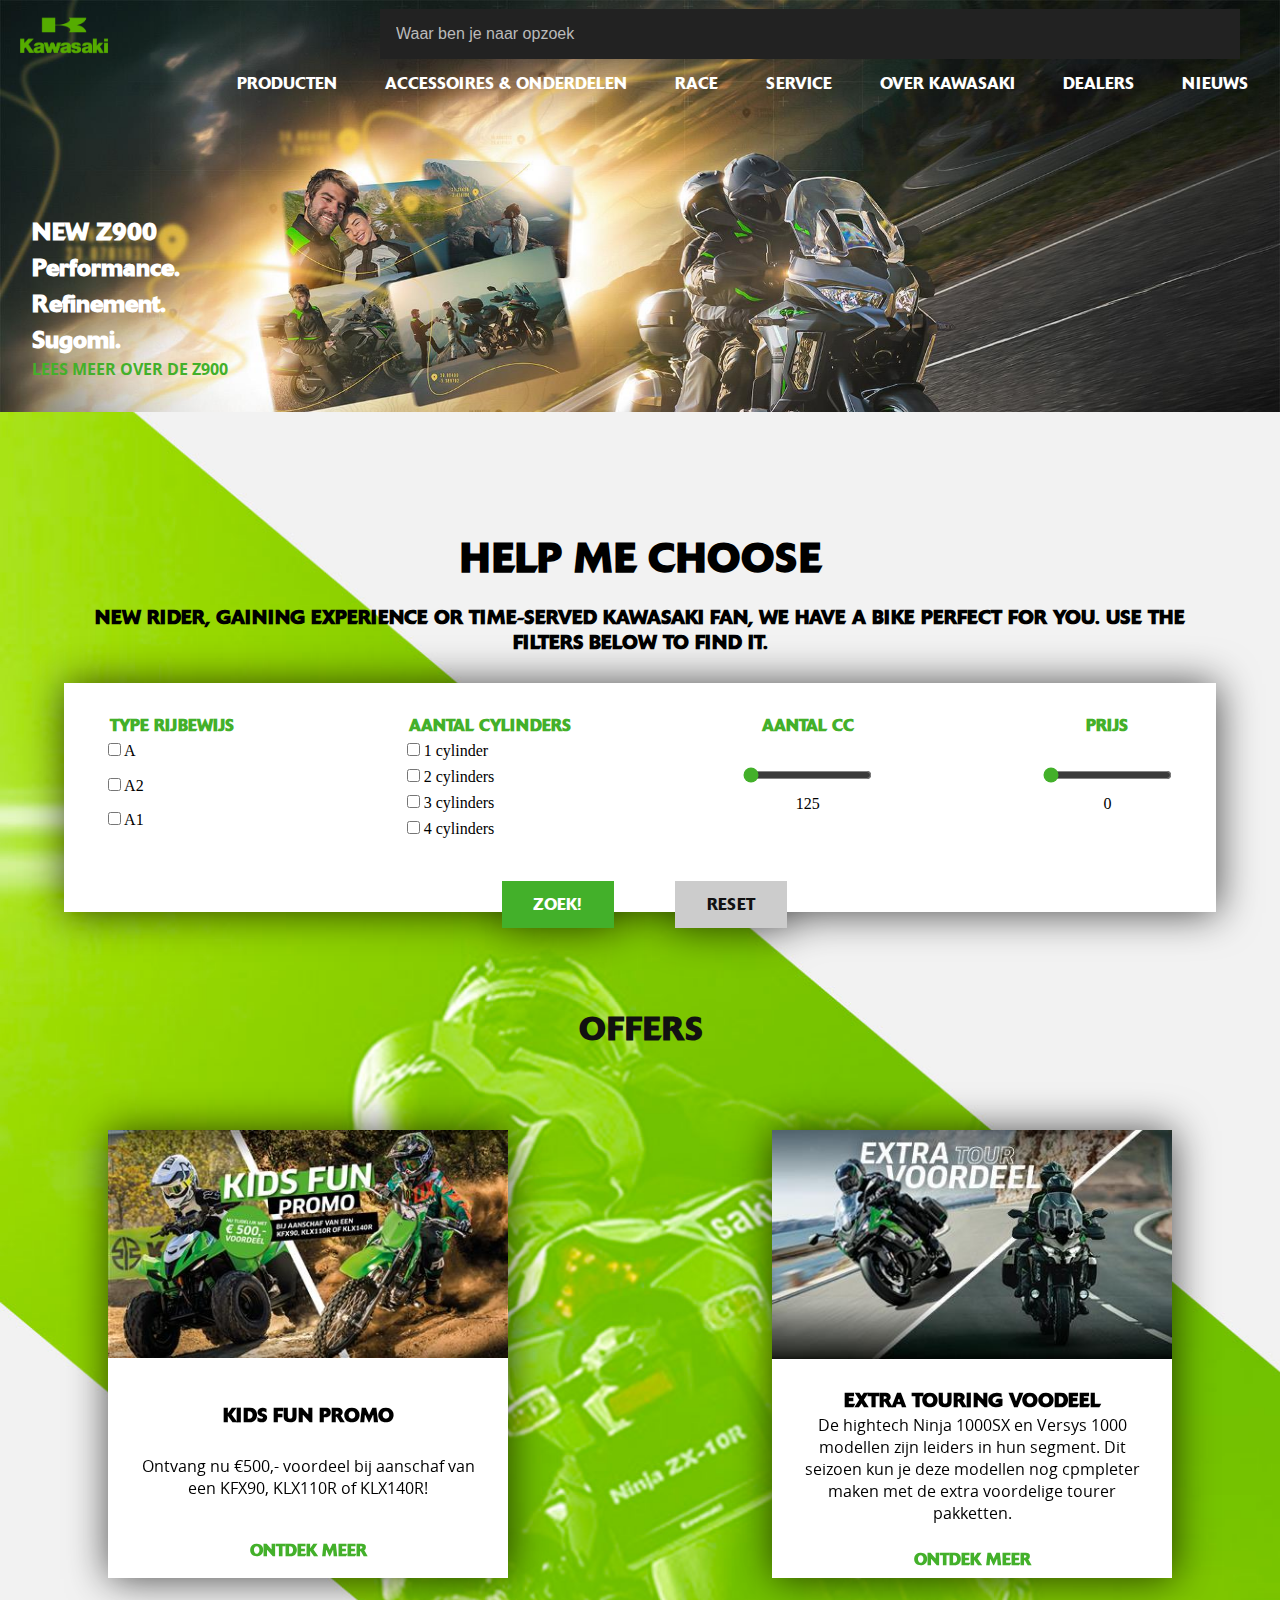
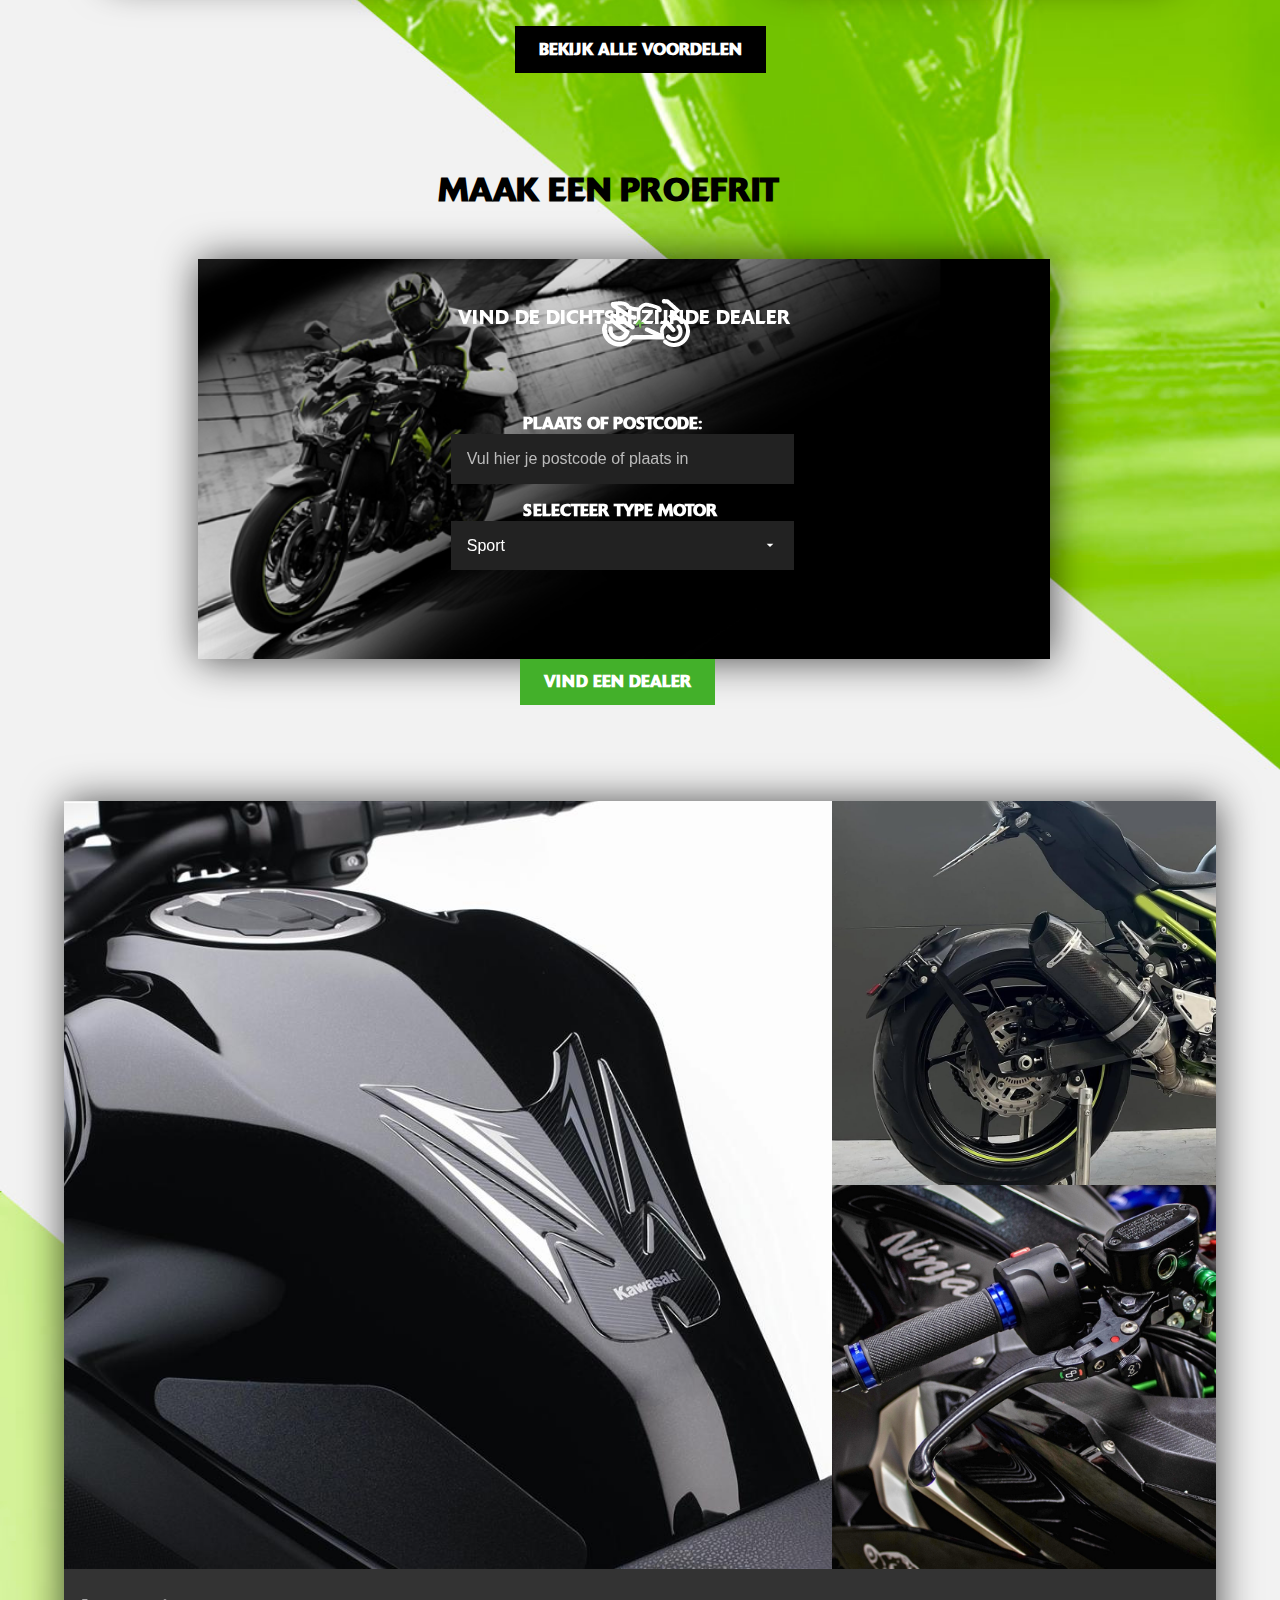
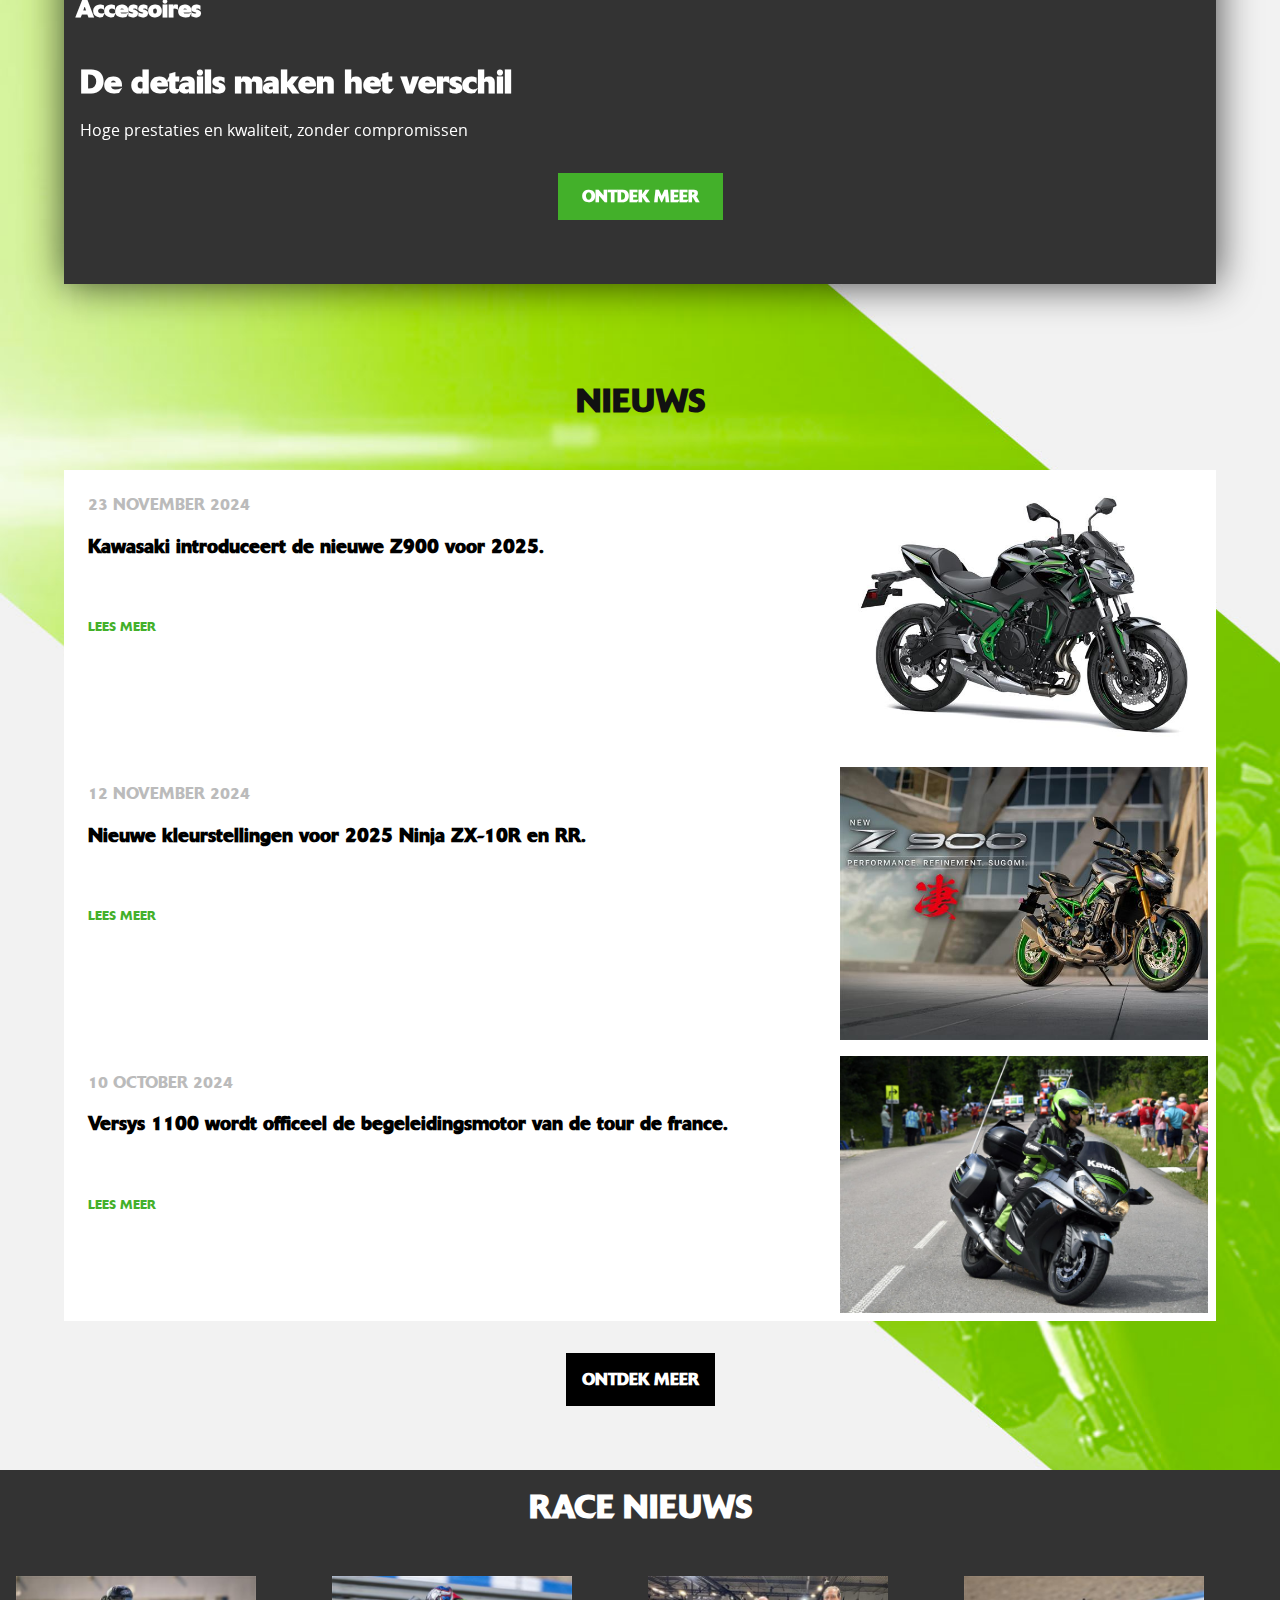
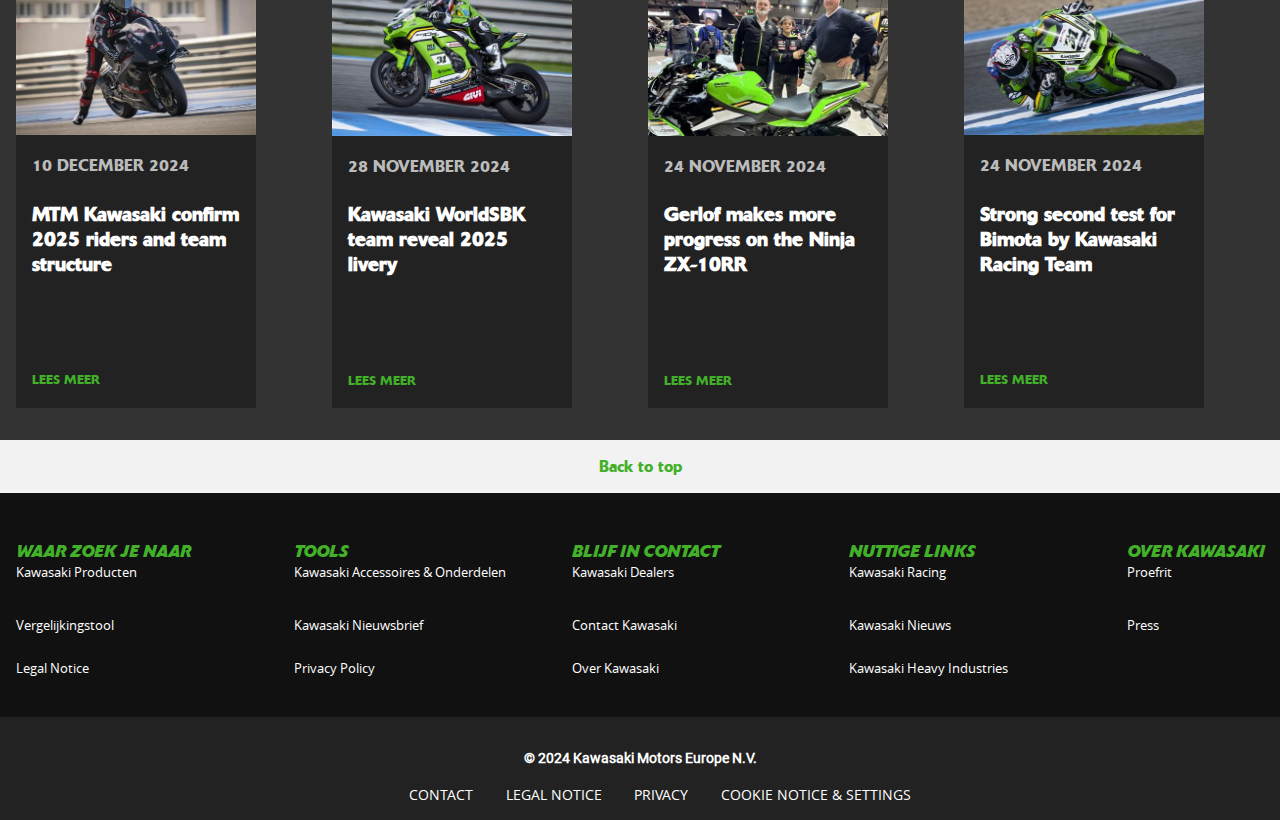
<file: index.html>
<!DOCTYPE html>
<html lang="nl">
	
<head>
	<meta charset="UTF-8">
	<meta name="Kawasaki" content="Yuan">
	<meta name="viewport" content="width=device-width, initial-scale=1">
	
	<title>Kawasaki Nederland</title>
	
	<link href="styles/style.css" rel="stylesheet">
	<link href="styles/home.css" rel="stylesheet">
	<link rel="icon" type="image/svg+xml" href="images/kawasaki-groen-logo.png">
</head>

<body>
	

	<header>
		<h1 aria-label="Kawasaki Nederland">
			<a href="index.html"><img src="images/kawasaki-groen-logo.png" alt=""></a>
		</h1>
		<!-- BRON VAN LOGO: https://www.freepnglogos.com/pics/kawasaki-motors-png-logo -->
		<button class="hamburger" aria-label="Navigatie knop uitklappen">
            <span></span>
            <span></span>
            <span></span>
        </button>
        
        <nav>
            <ul>
				<label>Waar ben je naar opzoek</label>
				<input type="text" name="hamburgerzoek" placeholder="Waar ben je naar opzoek">

                <li><a href="">Producten</a></li>
                <li><a href="">Accessoires & Onderdelen</a></li>
                <li><a href="">Race</a></li>
                <li><a href="">Service</a></li>
				<li><a href="">Over Kawasaki</a></li>
				<li><a href="">Dealers</a></li>
				<li><a href="">Nieuws</a></li>
            </ul>
        </nav>
	</header>

	<main>
		<section>
			<h2>NEW Z900 Performance. Refinement. Sugomi.</h2>
			<a href="kernwaarden.html">Lees meer over de Z900</a>
		</section>

		<section>
			<h2>Help me choose</h2>
			<h3>New rider, gaining experience or time-served Kawasaki fan,
				we have a bike perfect for you. Use the filters below to find it.</h3>
			<form>
				<fieldset>
					<legend>Type rijbewijs</legend>
					<label>
						<input type="checkbox" name="license" value="A"> A
					</label>
					<label>
						<input type="checkbox" name="license" value="A2"> A2
					</label>
					<label>
						<input type="checkbox" name="license" value="A1"> A1
					</label>
				</fieldset>
		
				<fieldset>
					<legend>Aantal cylinders</legend>
					<label>
						<input type="checkbox" name="cylinders" value="1"> 1 cylinder
					</label>
					<label>
						<input type="checkbox" name="cylinders" value="2"> 2 cylinders
					</label>
					<label>
						<input type="checkbox" name="cylinders" value="3"> 3 cylinders
					</label>
					<label>
						<input type="checkbox" name="cylinders" value="4"> 4 cylinders
					</label>
				</fieldset>
		
				<fieldset>
					<legend>Aantal CC</legend>
					<label>
						<input type="range" name="cc" min="125" max="1200" value="125" id="ccRange">
					</label>
					<output>125</output>
				</fieldset>
				
				<fieldset>
					<legend>Prijs</legend>
					<label>
						<input type="range" name="price" min="0" max="20000" value="0" id="priceRange">
					</label>
					<output>0</output>
				</fieldset>
		
				<button type="submit">Zoek!</button>
				<button type="reset">Reset</button>
			</form>
		</section>

		<section>
			<h2>Offers</h2>
			<article>
				<h3>Kids fun promo</h3>
				<p>Ontvang nu €500,- voordeel bij aanschaf van een KFX90, KLX110R of KLX140R!</p>
				<a href="" aria-label="ontdek meer over kids fun promo">Ontdek meer</a>
				<img src="images/voordeel-kids1.jpg" alt="Foto van kinderen die cross rijden">
			</article>

			<article>
				<h3>Extra touring voodeel</h3>
				<p>De hightech Ninja 1000SX en Versys 1000 modellen zijn leiders in hun segment. Dit seizoen kun je deze modellen nog cpmpleter maken met de extra voordelige tourer pakketten.</p>
				<a href="" aria-label="ontdek meer over de extra touring voordelen">Ontdek meer</a>
				<img src="images/voordeel-tour1.jpg" alt="Foto van twee motor rijders die aan het touren zijn">
			</article>

			<a href="">Bekijk alle voordelen</a>
		</section>

		<section>
			<h2>Maak een proefrit</h2>
			<form>
				<fieldset>
					<img src="images/helpmechoose-light.png" alt="Icoontje van een motor">
					<legend>Vind de dichtsbijzijnde dealer</legend>
					<label>Plaats of postcode:</label>
					<input type="text" name="postcode" placeholder="Vul hier je postcode of plaats in">

					<label>Selecteer type motor</label>
					<select name="Motor type" id="motortype">
						<option value="Zx12r">Sport</option>
						<option value="Zx10r">Tour</option>
						<option value="Zx6r">Cruiser</option>
						<option value="H2r">Crosser</option>
						<option value="H2">Off road</option>
						<option value="Ninja600">Moto cross</option>
						<option value="Ninja500">Choppers</option>
						<option value="Ninja7">Street bikes</option>
						<option value="Zx4rr">Naked bikes</option>
						<option value="Bekijk-alle">Bekijk alle</option>
					</select>
				</fieldset>
			</form>	

			<a href="">Vind een dealer</a>
		</section>

		<section>
			<h2>Accessoires</h2>

			<h3>De details maken het verschil</h3>
			<p>Hoge prestaties en kwaliteit, zonder compromissen</p>

			<article>
				<img src="images/tank-sticker.jpg" alt="Foto van een Kawasaki tank sticker">
				<img src="images/motor-seat.jpg" alt="Foto van een Kawasaki motorseat">
				<img src="images/levers.jpg" alt="Foto van de Kawasaki handvaten">
			</article>
			<!-- lever foto bron: https://www.gfp-store.co.za/product/lightech-folding-brake-clutch-levers-klev125j-kawasaki-zx10-2021-2023/ -->
			<!-- tank sticker foto bron: https://www.kawasaki.nl/nl/accessories/motoren/bescherming/tankpad_z900?UidCat=0547WlhZXFhaWllYWFlYWVhcW1pZRgYERSYk&UidSubCat=0605WlhZXFhaWllYWFpfWl9RWl9eWlFdRgYERSYk&Uid=08C4Dg5dUVoNWFtfDVsOXApbWQoKDlFQC15ZXVleXg1YWgs -->
			<!-- motor seat foto bron:https://www.amazon.nl/-/en/Motorcycle-Mudguard-License-Accessories-Kawasaki/dp/B0CQSZWQQH -->
			
			<a href="" aria-label="ontdek meer over alle accessories">Ontdek meer</a>
		</section>


		<section>
			<h2>Nieuws</h2>
			
				<article>
					<time datetime="23 November 2024">23 November 2024</time>
					<h3>Kawasaki introduceert de nieuwe Z900 voor 2025.</h3>
					<a href="" aria-label="Lees meer over de Kawasaki z900 2025">Lees meer</a>
				</article>
				<img src="images/z900-nieuws.jpg" alt="foto van de nieuwe z900 motor met een witte achtergrond">

				<article>
					<time datetime="12 November 2024">12 November 2024</time>
					<h3>Nieuwe kleurstellingen voor 2025 Ninja ZX-10R en RR.</h3>
					<a href="" aria-label="Lees meer over de nieuwe kleurstellingen">Lees meer</a>
				</article>
				<img src="images/z900-nieuws2.jpg" alt="foto van de nieuwe z900 motor met een donkere smoke achtergrond">

				<article>
					<time datetime="10 October 2024">10 October 2024</time>
					<h3>Versys 1100 wordt officeel de begeleidingsmotor van de tour de france.</h3>
					<a href="" aria-label="Lees meer over de Versys 1100 als begeleidingsmotor">Lees meer</a>
				</article>
				<img src="images/tour-de-france.jpg" alt="een actie foto van de kawasaki motor, in de tour de france">

				<a href="" aria-label="Ontdek meet over al het nieuws">Ontdek meer</a>
		</section>

		<section>
			<h2>Race nieuws</h2>

			<section>
				<article>
					<img src="images/race-1.jpg" alt="Actie foto van een zwarte motor die raced">
					<time datetime="10 December 2024">10 December 2024</time>
					<h3>MTM Kawasaki confirm 2025 riders and team structure</h3>
					<a href="" aria-label="Lees meer over de MTM nieuws">Lees meer</a>
				</article>

				<article>
					<img src="images/race-2.jpg" alt="Actie foto van een groene motor die raced">
					<time datetime="28 November 2024">28 November 2024</time>
					<h3>Kawasaki WorldSBK team reveal 2025 livery</h3>
					<a href="" aria-label="Lees meer over de WorldSBK nieuws">Lees meer</a>
				</article>

				<article>
					<img src="images/race-3.jpg" alt="Foto van 2 mannen die elkaar de hand schudden">
					<time datetime="24 November 2024">24 November 2024</time>
					<h3>Gerlof makes more progress on the Ninja ZX-10RR</h3>
					<a href="" aria-label="Lees meer over de Ninja ZX-10RR nieuws">Lees meer</a>
				</article>

				<article>
					<img src="images/race-4.jpg" alt="Actie foto van een groene motor die raced">
					<time datetime="24 November 2024">24 November 2024</time>
					<h3>Strong second test for Bimota by Kawasaki Racing Team</h3>
					<a href="" aria-label="Lees meer over racing nieuws">Lees meer</a>
				</article>
			</section>
		</section>
	</main>

	<footer>
		<button title="Back to top">Back to top</button>

		<section>
		<h4>VOLG ONS OP</h4>
		<ul>
			<li>
				<a href=""></a>
				<a href=""></a>
			</li>
		</ul>
		</section>

		<section>
			
			<h4>Waar zoek je naar</h4>
			<li><a href="">Kawasaki Producten</a></li>
			<li><a href="">Kawasaki Accessoires & Onderdelen</a></li>
			<li><a href="">Kawasaki Dealers</a></li>
			<li><a href="">Kawasaki Racing</a></li>
			
		
			<h4>Tools</h4>
			<li><a href="">Proefrit</a></li>
			<li><a href="">Vergelijkingstool</a></li>
			
		
			<h4>Blijf in contact</h4>
			<li><a href="">Kawasaki Nieuwsbrief</a></li>
			<li><a href="">Contact Kawasaki</a></li>
			<li><a href="">Kawasaki Nieuws</a></li>
			
		
			<h4>Nuttige links</h4>
			<li><a href="">Press</a></li>
			<li><a href="">Legal Notice</a></li>
			<li><a href="">Privacy Policy</a></li>
			
		
			<h4>Over Kawasaki</h4>
			<li><a href="">Over Kawasaki</a></li>
			<li><a href="">Kawasaki Heavy Industries</a></li>
		</section>

		<section>
			<h4>© <time datetime="2024">2024</time> Kawasaki Motors Europe N.V.</h4>
				<ul>
					<li>
						<a href="">Contact</a>
						<a href="">Legal Notice</a>
						<a href="">Privacy</a>
						<a href="">Cookie Notice & Settings</a>
					</li>
				</ul>
		</section>
	</footer>


	<script defer src="scripts/script.js"></script>
</body>
	
</html>
</file>
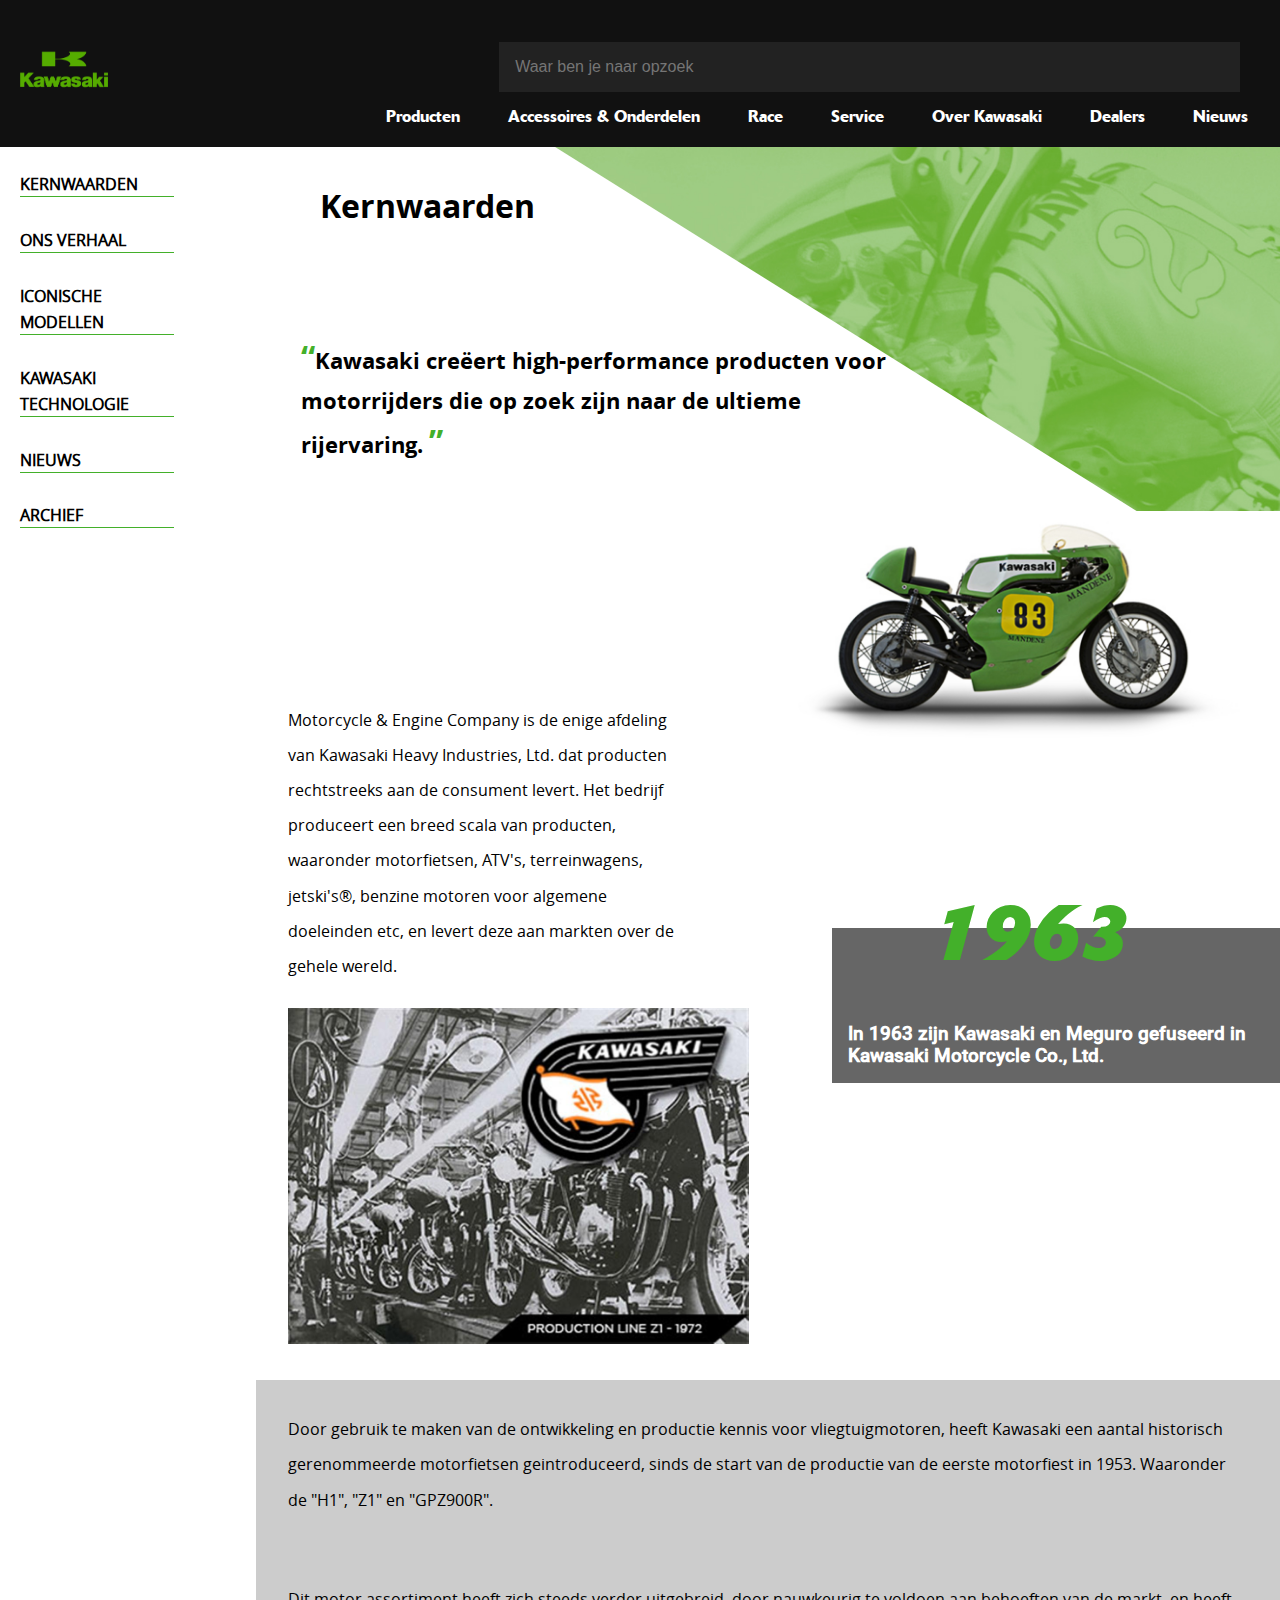
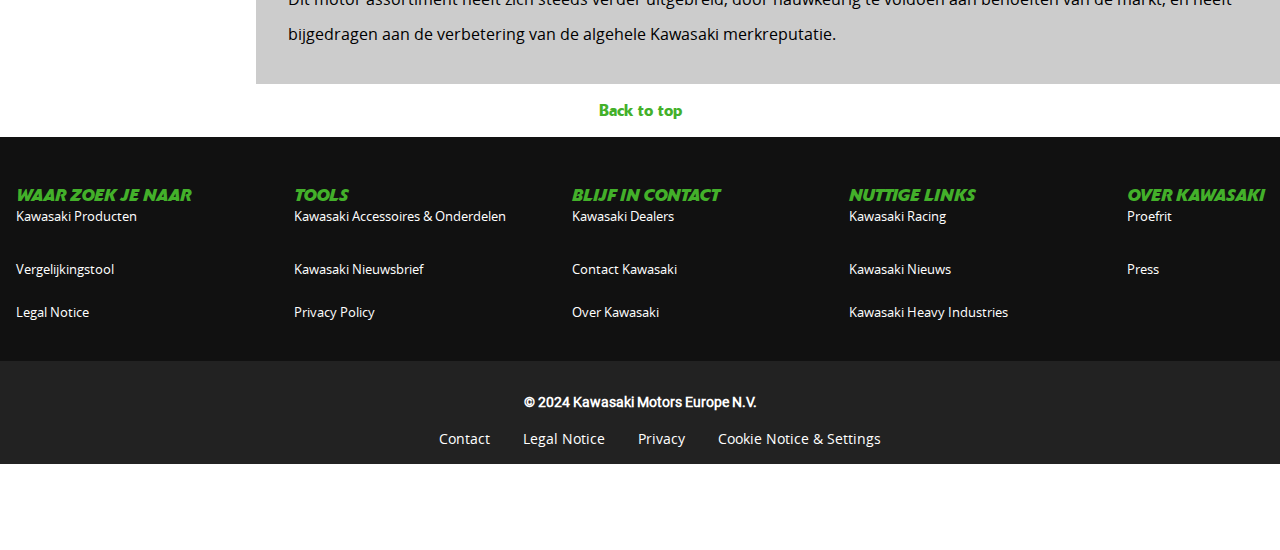
<file: kernwaarden.html>
<!DOCTYPE html>
<html lang="nl">
	
<head>
	<meta charset="UTF-8">
	<meta name="Kawasaki" content="Yuan">
	<meta name="viewport" content="width=device-width, initial-scale=1">
	
	<title>Kawasaki kernwaarden</title>
	
	<link href="styles/style.css" rel="stylesheet">
	<link href="styles/kernwaarden.css" rel="stylesheet">
	<link rel="icon" type="image/svg+xml" href="images/kawasaki-groen-logo.png">
</head>

<body>
	

	<header>
		<h1 aria-label="Kawasaki Nederland">
			<a href="index.html"><img src="images/kawasaki-groen-logo.png" alt=""></a>
		</h1>
		<!-- BRON VAN LOGO: https://www.freepnglogos.com/pics/kawasaki-motors-png-logo -->
		<button class="hamburger" aria-label="Navigatie knop uitklappen">
            <span></span>
            <span></span>
            <span></span>
        </button>
        
        <nav>
            <ul>
				<label>Waar ben je naar opzoek</label>
				<input type="text" name="hamburgerzoek" placeholder="Waar ben je naar opzoek">

                <li><a href="">Producten</a></li>
                <li><a href="">Accessoires & Onderdelen</a></li>
                <li><a href="">Race</a></li>
                <li><a href="">Service</a></li>
				<li><a href="">Over Kawasaki</a></li>
				<li><a href="">Dealers</a></li>
				<li><a href="">Nieuws</a></li>
            </ul>
        </nav>
	</header>

	<main>
		<form>
			<fieldset>
				<legend>kernwaarden</legend>
				<label>kernwaarden</label>

				<select name="Kernwaarden" id="kernwaarden">
					<option value="Kernwaarden">Kernwaarden</option>
					<option value="Ons verhaal">Ons verhaal</option>
					<option value="Iconische modellen">Iconische modellen</option>
					<option value="Kawasaki technologie">Kawasaki technologie</option>
					<option value="Engine management">Engine management</option>
					<option value="Chassis management">Chassis management</option>
					<option value="Nieuws">Nieuws</option>
					<option value="Archief">Archief</option>
				</select>

				<ul aria-label="Navigatie" hidden>
					<li><a href="">Kernwaarden</a></li>
					<li><a href="">Ons Verhaal</a></li>
					<li><a href="">Iconische Modellen</a></li>
					<li><a href="">Kawasaki Technologie</a></li>
					<li><a href="">Nieuws</a></li>
					<li><a href="">Archief</a></li>
				</ul>
			</fieldset>
		</form>	

		<section>
			<h2>Kernwaarden</h2>
			<blockquote>
				<!-- Hulp van student assistent (span "") -->
				<span >“</span>Kawasaki creëert high-performance producten voor motorrijders die op zoek zijn naar de ultieme rijervaring.
				<span >”</span>
			</blockquote>
			<img src="images/kawasaki_world_mission.jpg" alt="Oude foto van een motor racer op een kawasaki motor">
			<img src="images/about-mission-01.jpg" alt="Foto van een hele oude motor, de Mandene 83.">
			<p>Motorcycle & Engine Company is de enige afdeling van Kawasaki Heavy Industries, Ltd. dat producten rechtstreeks aan de consument levert.
			Het bedrijf produceert een breed scala van producten, waaronder motorfietsen, ATV's, terreinwagens, jetski's®, benzine motoren voor algemene doeleinden etc, en levert deze aan markten over de gehele wereld.</p>
		</section>

		<section>
			<h2>1963</h2>
			<h3>In 1963 zijn Kawasaki en Meguro gefuseerd in Kawasaki Motorcycle Co., Ltd.</h3>
		</section>

		<section>
			<h2>hi</h2>
			<img src="images/about-mission.jpg" alt="Zwart witte foto van een oude kawasaki motor fabriek">
			<p>Door gebruik te maken van de ontwikkeling en productie kennis voor vliegtuigmotoren, heeft Kawasaki een aantal historisch gerenommeerde motorfietsen geintroduceerd, sinds de start van de productie van de eerste motorfiest in 1953. Waaronder de "H1", "Z1" en "GPZ900R".</p>
			<p>Dit motor assortiment heeft zich steeds verder uitgebreid, door nauwkeurig te voldoen aan behoeften van de markt, en heeft bijgedragen aan de verbetering van de algehele Kawasaki merkreputatie.</p>
		</section>

	</main>

	<footer>
		<button title="Back to top">Back to top</button>

		<section>
			<h4>VOLG ONS OP</h4>
			<ul>
				<li>
					<a href=""></a>
					<a href=""></a>
				</li>
			</ul>
		</section>

		<section>
			
			<h4>Waar zoek je naar</h4>
			<li><a href="">Kawasaki Producten</a></li>
			<li><a href="">Kawasaki Accessoires & Onderdelen</a></li>
			<li><a href="">Kawasaki Dealers</a></li>
			<li><a href="">Kawasaki Racing</a></li>
			
		
			<h4>Tools</h4>
			<li><a href="">Proefrit</a></li>
			<li><a href="">Vergelijkingstool</a></li>
			
		
			<h4>Blijf in contact</h4>
			<li><a href="">Kawasaki Nieuwsbrief</a></li>
			<li><a href="">Contact Kawasaki</a></li>
			<li><a href="">Kawasaki Nieuws</a></li>
			
		
			<h4>Nuttige links</h4>
			<li><a href="">Press</a></li>
			<li><a href="">Legal Notice</a></li>
			<li><a href="">Privacy Policy</a></li>
			
		
			<h4>Over Kawasaki</h4>
			<li><a href="">Over Kawasaki</a></li>
			<li><a href="">Kawasaki Heavy Industries</a></li>
		</section>

		<section>
			<h4>© 2024 Kawasaki Motors Europe N.V.</h4>
				<ul>
					<li>
						<a href="">Contact</a>
						<a href="">Legal Notice</a>
						<a href="">Privacy</a>
						<a href="">Cookie Notice & Settings</a>
					</li>
				</ul>
		</section>
	</footer>


	<script defer src="scripts/script.js"></script>
</body>
	
</html>
</file>
<file: styles/style.css>
@font-face {
    font-family: 'Kawasakibasic'; 
    src: url('../fonts/kawasaki-font-basic.woff2') format('woff2');
}

@font-face{
	font-family: 'kawasaki';
	src: url(../fonts/kawasaki-font.woff2);
}

@font-face{
	font-family: 'kawasakisport';
	src: url(../fonts/kawasaki-sport.woff2);
}

@font-face{
	font-family: 'kawasakisportnobold';
	src: url(../fonts/kawasaki-sport-no-bold.woff2);
}

@font-face{
	font-family: 'basicbold';
	src: url(../fonts/basicbold.woff2);
}

@font-face{
	font-family: 'basictext';
	src: url(../fonts/basictext.woff2);
}

@font-face{
	font-family: 'kawasakimain';
	src: url(../fonts/kawasakimain.woff2);
}




/**************/
/* CSS REMEDY */
/**************/
*, *::after, *::before {
	box-sizing:border-box;
	margin: 0;  
}
  
  
/*********************/
/* CUSTOM PROPERTIES */
/*********************/


:root {
	color-scheme: light dark;

	--color-textLD:light-dark(black, white);
	--color-sectionArticlebg:light-dark(#fff, #222);
	--color-kopjes:light-dark(black, white);
	--color-reversedTextColor:light-dark(white, black);
	--color-headers:light-dark(black, white);
	--color-buttons:light-dark(black,white);
	--color-bg:light-dark(#fff, black);
	--color-accentKernwaarden:light-dark(#ccc, #222);

	--color-text:#111;
	--color-background:#ffffff;
	--color-kawasakikleur: #43b02a;
	--color-mainAccent: #333;
	--color-secondAccent: #222;
	--color-thirdAccent: white;
	--color-buttonAccent: #ccc;
	--color-lightText:white;
	--color-placeholderTime: #bbb;
	--color-footerLight: #666;
}	




/* **********
footer
********** */

footer {
    font-family: 'kawasaki';
    color: var(--color-lightText);
    text-align: center;
	width: 100%;
}

footer section:nth-of-type(1) {
    background-color: var(--color-footerLight);
    padding: 1em;
}

footer section:nth-of-type(1) h4 {
    color: var(--color-kawasakikleur);
    font-weight: bold;
    margin-bottom: 1.2em;
}

footer section:nth-of-type(1) ul li{
    color:var(--color-lightText);
    margin: 1.2em;
    font-size: 1.5rem;
    text-decoration: none;
	list-style-type: none;
}

footer section:nth-of-type(3) {
    background-color: var(--color-secondAccent);
    padding: 1em;
}

footer section:nth-of-type(3) h4 {
    margin: 1.2em;
    font-size: 0.9rem;
}

footer section:nth-of-type(3) ul li a{
    color: var(--color-lightText);
    text-decoration: none;
    font-size: 0.9rem;
	list-style-type: none;
	font-family: 'basictext';
	margin: 1em;
}

footer section:nth-of-type(3) ul li{
    color: var(--color-lightText);
	list-style-type: none;
}


footer section {
    width: 100%;
    margin: 0;
    padding: 0;
}

footer section:nth-of-type(2){
	display: none;
}


@media only screen and (min-width: 850px) {

	footer section:nth-of-type(1) {
		display: none;
	}
	
	footer section:nth-of-type(2){
		display: grid;
		background-color: var(--color-text);
		width: 100%;
		grid-template-columns: 1fr 1fr 1fr 1fr;
		grid-template-rows: 1fr 1fr;
		padding: 1em;
	}

	footer section:nth-of-type(2) h4{
		color: var(--color-kawasakikleur);
		font-family: 'kawasakisport';
		text-transform: uppercase;
		grid-row: 1;
		margin-top: 2em;
		text-align: left;
	}

	footer section:nth-of-type(2) li{
		list-style: none;
		text-decoration: none;
		color: var(--color-lightText);
		margin-bottom: 1.5em;
		text-align: left;
	}

	footer section:nth-of-type(2) li a{
		text-decoration: none; 
		color: var(--color-lightText);
		margin-bottom: 1em;
		font-family: 'basictext';
		text-transform: none;
		font-size: smaller;
	}

}

footer button{
    border: none;
    color: var(--color-kawasakikleur);
    cursor: pointer;
    font-size: 1em;
	background: none;
    font-family: 'kawasakimain';
	padding: 1em;	

}


/* ***********
Tab styling
************** */

:focus{
	color: var(--color-kawasakikleur);
	outline-color: var(--color-kawasakikleur);
	outline-style: dashed;
	outline-offset: .2em;
	outline-width: .2em;
}
</file>
<file: styles/home.css>
/* *************
Header 
************* */

body header h1 img{
    width: 20%;
    height: auto;
}

body header{
    display: flex;
    justify-content: space-between;
    position: absolute;
    inset: 0 0 auto;
    padding: 1rem;
    align-items: center;
}


/* Hulp bij het opzetten van mijn hamburger menu (bij display none en block) CHAT GPT */
body nav ul{
    inset: 0 0 0 0;
}

body nav ul li{
    list-style: none;
}

body header nav ul li a{
    font-family: 'kawasakimain';
}

.hamburger {
    display: flex;
    flex-direction: column;
    justify-content: space-between;
    width: 2.5em;
    height: 1.2em;
    background: none;
    border: none;
    cursor: pointer;
    z-index: 3;
}

.hamburger span {
    width: 100%;
    height: 20%;
    background-color: var(--color-thirdAccent);
}

nav {
    position: absolute;
    top: 50%;
    right: 0;
    background-color: var(--color-mainAccent);
    display: none; 
    z-index: 2; 
}

nav ul {
    list-style: none;
    padding: 0;
    margin: 0;

}

nav li {
    padding: 1rem;
    border-bottom: 0.1em solid var(--color-thirdAccent);
}

nav li:last-child {
    border-bottom: none;
}

nav a {
    color: var(--color-thirdAccent);
    text-decoration: none;
}

nav ul label{
    display: none;
}

nav ul input{
    width: 100%;
    padding: 1em;
    margin-bottom: 1em;
    font-size: 1rem;
    border: none;
    background-color: var(--color-secondAccent);
    color: var(--color-kawasakikleur);
}

nav.active {
    display: block;
}

@media only screen and (min-width: 850px) {    
	nav {
        display: flex;
        justify-content: flex-start; 
        padding: 0;
        background: none; 
        
    }
    
    .hamburger {
        display: none; 
    }

    nav li {
        border-bottom: none;
    }

    nav ul{
        display: flex;
        margin: 1em;
        gap: 1em;
    }
    
    nav ul li a:hover{
        color: var(--color-kawasakikleur);
    }

    nav ul input{
        position: absolute;
        top: -2em;
        width: 80%;
        right: 2.5em;
    }
}

@media only screen and (min-width: 1420px){
    body header{
        display: flex;
    }

    nav ul input{
        display: flex;
        position: relative;
        top: -2.6em;
        height: 3em;
        right: 0;
    }

    nav ul li a{
        display: flex;
        justify-content: space-evenly;
        position: relative;
        top: -3em;
    }

}


/* ***********
Main styling
*********** */

body{
    background-image: url(../images/background-img.jpg);
    background-size: cover;
}

body main section:nth-of-type(1){
    background-image: url(../images/header-img.jpg);
    background-size:100%;
    padding: 2em;
}

body main section:nth-of-type(1) h2{
    padding-top: 15%;
    display: grid;
    grid-template-columns: min-content;
    line-height: 1.5;
    color: var(--color-lightText);
}

body main section:nth-of-type(1) a{
    color: var(--color-kawasakikleur);
    font-family: 'basicbold';
    text-decoration: none;
}

h2 {
    font-family: 'kawasakimain';
}

a{
    font-family: 'kawasakimain';
    text-transform: uppercase;
}


/* ***********
Forum styling #1
************ */

main section:nth-of-type(2) form{
    display: grid;
    gap: 1em;
    place-content:center;
    width: 90%;
    max-width: 30em;
    margin: auto;

    /* HULP VAN STUDENT ASSISTENT */
    grid-template-columns: 1fr 1fr;
    
    background-color: var(--color-sectionArticlebg);
    padding: 2em;
    filter: drop-shadow(0.1rem 0.1rem 20px  rgba(0, 0, 0, 0.7));
}


main section:nth-of-type(2) h2{
    text-align: center;
    margin-bottom: 5%;
    font-size: 2.5rem;
    text-transform: uppercase;
    margin-bottom: .5em;
    margin-top: 3em;
    color: var(--color-headers);
}

main section:nth-of-type(2) h3{
    text-align: center;
    margin-bottom: 5%;
    font-family: 'kawasakimain';
    text-transform: uppercase;
    margin-bottom: 1.5em;
    margin-left: 6%;
    margin-right: 6%;
}

main section:nth-of-type(2) form fieldset{
    border: none;
    display: grid;
    gap: 0.5em;
    accent-color: var(--color-kawasakikleur);
}

main section:nth-of-type(2) form fieldset:nth-of-type(3){
    grid-column: 1/-1;
    place-content:center;
    text-align: center;
}
main section:nth-of-type(2) form fieldset:nth-of-type(4){
    grid-column: 1/-1;
    place-content:center;
    text-align: center;
}
/* HULP VAN STUDENT ASSISTENT */
main section:nth-of-type(2) form button{
    grid-column: 1/-1;
}

main section:nth-of-type(2) form fieldset legend{
    color: var(--color-kawasakikleur);
    font-family: 'kawasakimain';
    text-transform: uppercase;
    font-weight: bold;
}

@media only screen and (min-width: 900px) {    
	main section:nth-of-type(2) form{
        display: flex;
        max-width: 100%;
        justify-content: space-between;
        padding-bottom: 4em;
    }

    main section:nth-of-type(2) form button{
        position: absolute;
        bottom: -1em;
        left: 38%;
    }
    main section:nth-of-type(2) form button:nth-of-type(2){
        position: absolute;
        left: 53%;
    }
}


/* HULP VAN STUDENT ASSISTENT */
@media only screen and (max-width: 300px) {    
	main section:nth-of-type(2) form{
		grid-template-columns: 1fr;
	}
}


main section:nth-of-type(2) button {
    padding: 0.5em 1em;
    font-size: 1em;
    cursor: pointer;
    width: 7em;
    margin: auto;
}

/* "type="reset" van MDN" */
main section:nth-of-type(2) button[type="reset"] {
    background-color: var(--color-buttonAccent);
    border: none;
    font-family: 'kawasakimain';
    color: var(--color-text);
    font-size: 1rem;
    text-transform: uppercase;
    padding: 0.8em 1.5em;
}

main section:nth-of-type(2) button[type="submit"] {
    background-color: var(--color-kawasakikleur);
    color: var(--color-thirdAccent);
    border: none;
    font-family: 'kawasakimain';

    font-size: 1rem;
    text-transform: uppercase;
    padding: 0.8em 1.5em;
}





/* ***********
Forum styling #2
************ */

main section:nth-of-type(3){
    display: grid;
    place-content: center;
    gap: 3em;
}

main section:nth-of-type(3) h2{
    text-align: center;
    color: var(--color-text);
    font-size: 2rem;
    text-transform: uppercase;
    margin-bottom: 1em;
    text-align: center;
    margin-top: 3em;
}

main section:nth-of-type(3) article{
    display: grid;
    text-align: center;
    background-color: var(--color-sectionArticlebg);
    height: 28em;

    max-width: 25em;
    margin: auto;
    filter: drop-shadow(0.1rem 0.1rem 20px  rgba(0, 0, 0, 0.7));
    align-items: start;
}

main section:nth-of-type(3) article h3{
    font-family: 'kawasakimain';
    padding-top: 1.5em;
    text-transform: uppercase;
    font-weight: bold;
}

main section:nth-of-type(3) article p{
    display: grid;
    grid-template-columns: 40ch;
    margin: auto;
    padding-bottom: 1em;
    font-family: 'basictext';
}

main section:nth-of-type(3) article img{
    width: 100%;
    height: auto;
    margin: 0;
    order: -1;
}

@media only screen and (min-width: 750px) {    
	main section:nth-of-type(3) {
        grid-template-columns: 1fr 1fr;
    }   
    main section:nth-of-type(3) h2{
        grid-column: 1/-1;
    }
}

main section:nth-of-type(3) a{
    margin-top: 2em;
    padding: 0.5em 1em;
    cursor: pointer;
    margin: auto;
    color: var(--color-kawasakikleur);
    font-family: 'kawasakimain';
    text-align: center;
    grid-column: 1/-1;
    text-decoration: none;
    font-size: 1rem;
    text-transform: uppercase;
    font-weight: bold;
}

main section:nth-of-type(3) a:last-child{
    margin-top: 2em;
    padding: 0.5em 1em;
    font-size: 1em;
    cursor: pointer;
    margin: auto;
    background-color: var(--color-buttons);
    border: none;
    color: var(--color-reversedTextColor);
    font-family: 'kawasakimain';
    z-index: 1;
    text-align: center;
    grid-column: 1/-1;
    text-decoration: none;

    font-size: 1rem;
    text-transform: uppercase;
    padding: 0.8em 1.5em;
    font-weight: bold;
}



/* **********
Styling form #3
********** */

main section:nth-of-type(4){
    max-width: 95%;
}

main section:nth-of-type(4) img{
    position: absolute;
    top: 0;
    left: 9.8em;
    margin-top: 1em;
}

main section:nth-of-type(4) form{
    display: grid;
    place-content: center;
    background-color: var(--color-mainAccent);
    height: 25em;
    width: 110%;
    filter: drop-shadow(0.1rem 0.1rem 20px  rgba(0, 0, 0, 0.7));
}

main section:nth-of-type(4) fieldset {
    display: grid;
    place-content: center;
    margin: 0;
    border: none;
    display: grid;
    place-content: center;
}


main section:nth-of-type(4) h2{
    font-size: 2rem;
    text-transform: uppercase;
    margin-bottom: 1.5em;
    text-align: center;
    margin-top: 3em;
}

main section:nth-of-type(4) legend{
    color: var(--color-lightText);
    font-size: 1.2rem;
    text-transform: uppercase;
    font-family: 'kawasakimain';
    width: 100%;
    margin: 4em 0;
    margin-top: 5.5em;
}

main section:nth-of-type(4) fieldset label{
    color: var(--color-lightText);
    font-size: 1rem;
    margin-right: 0.5em;
    font-family: 'kawasakimain';
    text-transform: uppercase;
    font-weight: bold;
}

/* Hulp van MDN hoe ik de type=text moet aanspreken */
section form fieldset input[type="text"] {
    width: 170%;
    padding: 1em;
    margin-bottom: 1em;
    font-size: 1rem;
    border: none;
    background-color: var(--color-secondAccent);
    color: var(--color-kawasakikleur);
    margin-left: -4.5em;
}
  
input[type="text"]::placeholder {
    color: var(--color-placeholderTime);
}

select {
    width: 170%;
    padding: 1em;
    font-size: 1rem;
    border: none;
    background-color: var(--color-secondAccent);
    color: var(--color-lightText);
    appearance: none;
    margin-bottom: 2em;
    margin-left: -4.5em;
    /* Hulp van broer */
    background-image: url("data:image/svg+xml,%3Csvg xmlns='http://www.w3.org/2000/svg' fill='%23fff' viewBox='0 0 24 24'%3E%3Cpath d='M7 10l5 5 5-5z'/%3E%3C/svg%3E");
    background-repeat: no-repeat;
    background-position: right 1em center;
    background-size: 1em;
}

input[type="text"]:focus {
    border-color: var(--color-kawasakikleur);
    background-color: var(--color-thirdAccent); 
}


main section:nth-of-type(4) a{
    margin-top: 2em;
    cursor: pointer;
    margin: auto;
    background-color: var(--color-kawasakikleur);
    border: none;
    color: var(--color-lightText);
    font-family: 'kawasakimain';
    text-decoration: none;
    font-size: 1rem;
    text-transform: uppercase;
    padding: 0.8em 1.5em;
    margin-right: 4em;
    font-weight: bold;
    margin-bottom: 6em;
    z-index: 1;
}

main section:nth-of-type(4){
    display: grid;
    place-content: center;
}


@media only screen and (min-width: 900px) {

    main section:nth-of-type(4) form{
        background-image: url(../images/find-dealer-img.jpg);
        background-repeat: no-repeat;
        background-size: cover;
        width: 250%;
        margin-left: -15em;
    }

    main section:nth-of-type(4) img{
        position: absolute;
        top: 0;
        left: 25em;
    }
}




/* **********
Styling form 4
********** */

main section:nth-of-type(5){
    display: grid;
    background-color: var(--color-mainAccent);
    width: 90%;
    margin: auto;
    filter: drop-shadow(0.1rem 0.1rem 20px  rgba(0, 0, 0, 0.7));
}


main section:nth-of-type(5) h2{
    margin-top: 2em;
    text-align: start;
    color: var(--color-lightText);
    font-family: 'kawasakimain';
    margin-top: 1em;
    margin-bottom: 1.5em;
    margin-left: .5em;
}
main section:nth-of-type(5) h3{
    text-align: start;
    color: var(--color-lightText);
    font-family: 'kawasakimain';
    font-size: 2em;
    margin-left: .5em;
    
}
main section:nth-of-type(5) p{
    text-align: start;
    color: var(--color-thirdAccent);
    font-family: 'basictext';
    margin-top: 1em;
    margin-left: 1em;
}


/* Hulp van kim student assistente */
main section:nth-of-type(5) article{
    display: grid;
    grid-template-columns: 2fr 1fr;
    grid-template-rows: 1fr 1fr;
    order: -1;
}

main section:nth-of-type(5) article img:nth-child(1){
    grid-row: 1/-1;
    grid-column: 1/2;
    width: 100%;
    height: 100%;
    object-fit: cover;
}
main section:nth-of-type(5) article img:nth-child(2){
    grid-row: 1/2;
    grid-column: 2/2;
    width: 100%;
    object-fit: cover;
}
main section:nth-of-type(5) article img:nth-child(3){
    grid-row: 2/3;
    grid-column: 2/2;
    width: 100%;
    object-fit: cover;
}

main section:nth-of-type(5) a{
    margin-top: 2em;
    padding: 0.5em 1em;
    font-size: 1em;
    cursor: pointer;
    margin: auto;
    background-color: var(--color-kawasakikleur);
    border: none;
    color: var(--color-lightText);
    font-family: 'kawasakimain';
    margin-bottom: 4em;
    text-decoration: none;

    font-size: 1rem;
    text-transform: uppercase;
    padding: 0.8em 1.5em;
    font-weight: bold;
    margin-top: 2em;
}


/* ************
FORM STYLING #5
************ */

main section:nth-of-type(6) {
    display: grid;
    grid-template-columns: 1fr 1fr 1fr;
    place-content: center;
    margin: auto;
    width: 90%;
}


main section:nth-of-type(6) h2{
    color: var(--color-text);
    place-content: center;
    grid-column: 2;
    display: grid;
    text-shadow: none;
    font-size: 2rem;
    text-transform: uppercase;
    margin-bottom: 1.5em;
    text-align: center;
    margin-top: 3em;
}

main section:nth-of-type(6) h3{
   padding-top: 1em;
   padding-bottom: 3em;
}

main section:nth-of-type(6) time{
    text-transform: uppercase;
    color: var(--color-placeholderTime);
}

main section:nth-of-type(6) article{
    padding-bottom: 2em;
    grid-column: 1/-2;
    padding: 1.5em;
    background-color: var(--color-sectionArticlebg);
    font-family: 'kawasakimain';
    padding-bottom: 5em;
}

main section:nth-of-type(6) img{
    width: 100%;
    grid-column: 3;
    margin: auto;
    background-color: var(--color-sectionArticlebg);
    width: 100%;
    height: 100%;
    object-fit: contain;
    padding: .5em;
}


main section:nth-of-type(6) article a{
    color: var(--color-kawasakikleur);
    text-decoration: none;
    font-size: .8em;
    font-family: 'kawasakimain';
}

main section:nth-of-type(6) a:nth-child(8){
    cursor: pointer;
    margin: auto;
    background-color: var(--color-buttons);
    border: none;
    color: var(--color-reversedTextColor);
    font-family: 'kawasakimain';
    margin-top: 2em;
    grid-column: 2;
    text-align: center;
    font-size: 1rem;
    text-transform: uppercase;
    padding: 1em 1em;
    font-weight: bold;
    margin-bottom: 4em;
    text-decoration: none;
}




/* ************
FORM STYLING #6
************ */


main section:nth-of-type(7) section{
    display: grid;
    grid-template-columns: 1fr 1fr 1fr 1fr;
    grid-template-rows: auto auto;
    background-color: var(--color-mainAccent);
    position: relative;
    gap: 1rem;
    overflow-x: auto;
    padding: 1rem;
    background-image: none;
}

main section:nth-of-type(7) h2 {
    top: 0;
    grid-column: 1 / -1;
    color: var(--color-lightText);
    font-size: 2rem;
    text-transform: uppercase;
    margin: 0;
    background-color: var(--color-mainAccent);
    z-index: 2;
    padding: 1rem;
    text-align: center;
    position:static;
    
}

main section:nth-of-type(7) section article {
    background-color: var(--color-secondAccent);
    grid-row: 2;
    width: 15em; 
    margin-bottom: 1em;
    height: 27em;
}

main section:nth-of-type(7) article img {
    width: 15em; 
    cursor: pointer;
    margin-bottom: 1em;
}

main section:nth-of-type(7) article img:hover {
    transform: scale(1.05);
    transition: transform 0.3s
}

main section:nth-of-type(7) h3 {
    font-family: 'kawasakimain';
    color: var(--color-lightText);
    padding: 1rem;
    margin-top: .5em;
    padding-bottom: 5em;
}

main section:nth-of-type(7) article time {
    padding: 1rem;
    text-transform: uppercase;
    color: var(--color-placeholderTime);
    font-family: 'kawasakimain';
}

main section:nth-of-type(7) section article a{
    cursor: pointer;
    margin: auto;
    color: var(--color-kawasakikleur);
    font-family: 'kawasakimain';
    text-decoration: none;
    font-size: .8rem;
    text-transform: uppercase;
    padding: 1rem;
}

main section:nth-of-type(7) h2{
    overflow-x: auto;
}

@media only screen and (min-width: 850px) {
	main section:nth-of-type(7) h2 {
        grid-column: 2;
    }
}





/* *************
LIGHT & DARK BG
************* */

@media (prefers-color-scheme: dark) {
	:root body{
		background-image: url(../images/background-img-dark.jpg);
	}
}
</file>
<file: styles/kernwaarden.css>
/* *************
Header 
************* */
body{
    background-color: var(--color-bg);
}


body header h1 img{
    width: 20%;
    height: auto;
}

body header{
    display: flex;
    justify-content: space-between;
    position: absolute;
    inset: 0 0 auto;
    padding: 1rem;
    align-items: center;
    background-color: var(--color-text);
}

body nav ul{
    inset: 0 0 0 0;
}

body nav ul li{
    list-style: none;
}

body header nav ul li a{
    font-family: 'kawasakimain';
}

.hamburger {
    display: flex;
    flex-direction: column;
    justify-content: space-between;
    width: 2.5em;
    height: 1.2em;
    background: none;
    border: none;
    cursor: pointer;
    z-index: 3;
}

.hamburger span {
    width: 100%;
    height: 20%;
    background-color: var(--color-thirdAccent);
}

nav {
    position: absolute;
    top: 50%;
    right: 0;
    background-color: var(--color-mainAccent);
    display: none; 
    z-index: 2; 
}

nav ul {
    list-style: none;
    padding: 0;
    margin: 0;

}

nav li {
    padding: 1rem;
    border-bottom: 0.1em solid var(--color-thirdAccent);
}

nav li:last-child {
    border-bottom: none;
}

nav a {
    color: var(--color-thirdAccent);
    text-decoration: none;
}

nav ul label{
    display: none;
}

nav ul input{
    width: 100%;
    padding: 1em;
    margin-bottom: 1em;
    font-size: 1rem;
    border: none;
    background-color: var(--color-secondAccent);
    color: var(--color-kawasakikleur);
}

nav.active {
    display: block;
}

@media only screen and (min-width: 850px) {    

    header{
        height: 9.2em;
    }

	nav {
        display: flex;
        justify-content: flex-start; 
        padding: 0;
        background: none;
    }
    
    .hamburger {
        display: none; 
    }

    nav li {
        border-bottom: none;
    }

    nav ul{
        display: flex;
        margin: 1em;
        gap: 1em;
    }
    
    nav ul li a:hover{
        color: var(--color-kawasakikleur);
    }

    nav ul input{
        position: absolute;
        top: -2em;
        width: 80%;
        right: 2.5em;
    }
}

@media only screen and (min-width: 1350px){
    body header{
        display: flex;
    }

    nav ul input{
        display: flex;
        position: relative;
        top: -2.6em;
        height: 3em;
    }

    nav ul li a{
        display: flex;
        justify-content: space-evenly;
        position: relative;
        top: -3em;
    }

}


/* ************
FORM #1
************ */

body main form {
    margin-top: 5em;
    padding: .5em;
}

body main form fieldset{
    border: none;
}

body main form fieldset legend{
    display: none;
}

body main form fieldset label{
    display: none;
}

body main form fieldset select {
    width: 100%;
    padding: 1em;
    font-size: 1rem;
    border: none;
    appearance: none;
    text-transform: uppercase;
    color: var(--color-textLD);
    background-repeat: no-repeat;
    background-size: 1em;
}

/* **************
Select responsive
***************** */
select {
    display: block;
    width: 100%;
    padding: 0.5rem;
    font-size: 1rem;
}

fieldset ul {
    display: none;
    list-style-type: none;
    padding: 0;
    margin: 0;
}

fieldset ul li {
    margin: 0.5rem 0;
}

fieldset ul li a {
    text-decoration: none;
    font-size: 1rem;
    color: var(--color-text);
}


@media (min-width: 850px) {
    select {
        display: none;
    }

    fieldset ul {
        display: block;
        font-family: 'basictext';
        text-transform: uppercase;
        font-weight: bold;
        font-size: 1.2em;
        margin-top: 4em;
    }

    fieldset ul li{
        border-bottom: 0.1em  solid var(--color-kawasakikleur);
        width: 8em;
        margin-bottom: 1.5em;
    }

    fieldset ul li a{
        color: var(--color-textLD);
    }

    fieldset ul li:hover{
        transform: translateX(2em);
        transition: transform 0.3s ease;
    }
    fieldset ul li a:hover{
        color: var(--color-kawasakikleur);
    }

    main form {
        display: flex;
        flex-direction: column;
        justify-content: space-between;
        width: 20%;
        height: 230%;
        position: absolute;
    }

    section {
        margin-left: 20%;
    }

    main section:nth-of-type(1){
        top: 7.5em;
    }
}




/* *******************
KERNWAARDEN STUK 
******************* */
body main section:nth-of-type(1){
    position: relative;
}

body main section:nth-of-type(1) img:nth-of-type(1){
    position: absolute;
    width: 23em;
    z-index: -1;
    /* Hulp van sanne bij laatste gesprek */
    clip-path:polygon(
        0 0,
        100% 100%,
        100% 0,
        0 0
    );
    top: 0;
    right: 0;
}

body main section:nth-of-type(1) span {
    color: var(--color-kawasakikleur);
    font-size: 2rem;
    font-family: 'basicbold';
}

body main section:nth-of-type(1) h2{
    padding: 2em;
    font-family: 'basicbold';
    font-size: 2em;
}

body main section:nth-of-type(1) blockquote{
    font-family: 'basicbold';
    padding: 2em;
    line-height: 1.8em;
    max-width: 52ch;
    z-index: -1;
    color: var(--color-textLD);
}

body main section:nth-of-type(1) p{
    font-family: 'basictext';
    padding: 2em;
    line-height: 2.2em;
    max-width: 52ch;
    color: var(--color-textLD);
}

body main section:nth-of-type(1) img{
    width: 100%;
}

@media (min-width: 650px){
    body main section:nth-of-type(1) img{
        width: 50%;
        position: absolute;
        right: 0;
    }

    body main section:nth-of-type(1) blockquote{
        font-family: 'basicbold';
        padding: 2em;
        max-width: 52ch;
        font-size: 1.4em;
    }

    body main section:nth-of-type(1) img:nth-of-type(1){
    width: 75%;
    }

    body main section:nth-of-type(1) p{
        margin-top: 10em;
    }

}




/* *******************
KERNWAARDEN STUK #2
******************* */
body main section:nth-of-type(2){
    background-color: var(--color-footerLight);
    padding: 1em;
    width: 90%;
    margin: auto;
    margin-top: 2em;
}


body main section:nth-of-type(2) h2{
    color: var(--color-kawasakikleur);
    font-family: 'kawasakisport';
    font-size: 5em;
    margin-top: -.8em;
    margin-left: 1em;
}

body main section:nth-of-type(2) h3{
    color: var(--color-lightText);
    font-family: 'kawasakibasic';
    text-align: left;
    margin-top: 2em;
}


@media (min-width: 650px){
    body main section:nth-of-type(2){
        position: absolute;
        width: 35%;
        right: 0;
    }
}


/* *******************
KERNWAARDEN STUK #3
******************* */

body main section:nth-of-type(3) h2{
    display: none;
}

body main section:nth-of-type(3) img{
    width: 90%;
    margin-top: 4em;
    margin-left: 2em;
    margin-bottom: 2em;
}

body main section:nth-of-type(3) p{
    font-family: 'basictext';
    padding: 2em;
    line-height: 2.2em;
    width: 52ch;
    background-color: var(--color-accentKernwaarden);
    color: var(--color-textLD);
    margin: auto;
    width: 100%;
}

@media (min-width: 650px){
    body main section:nth-of-type(3) img{
        width: 45%;
        margin-top: 7em;
    }

    body main section:nth-of-type(3) p{
        width: 100%;
    }
    
}
</file>
